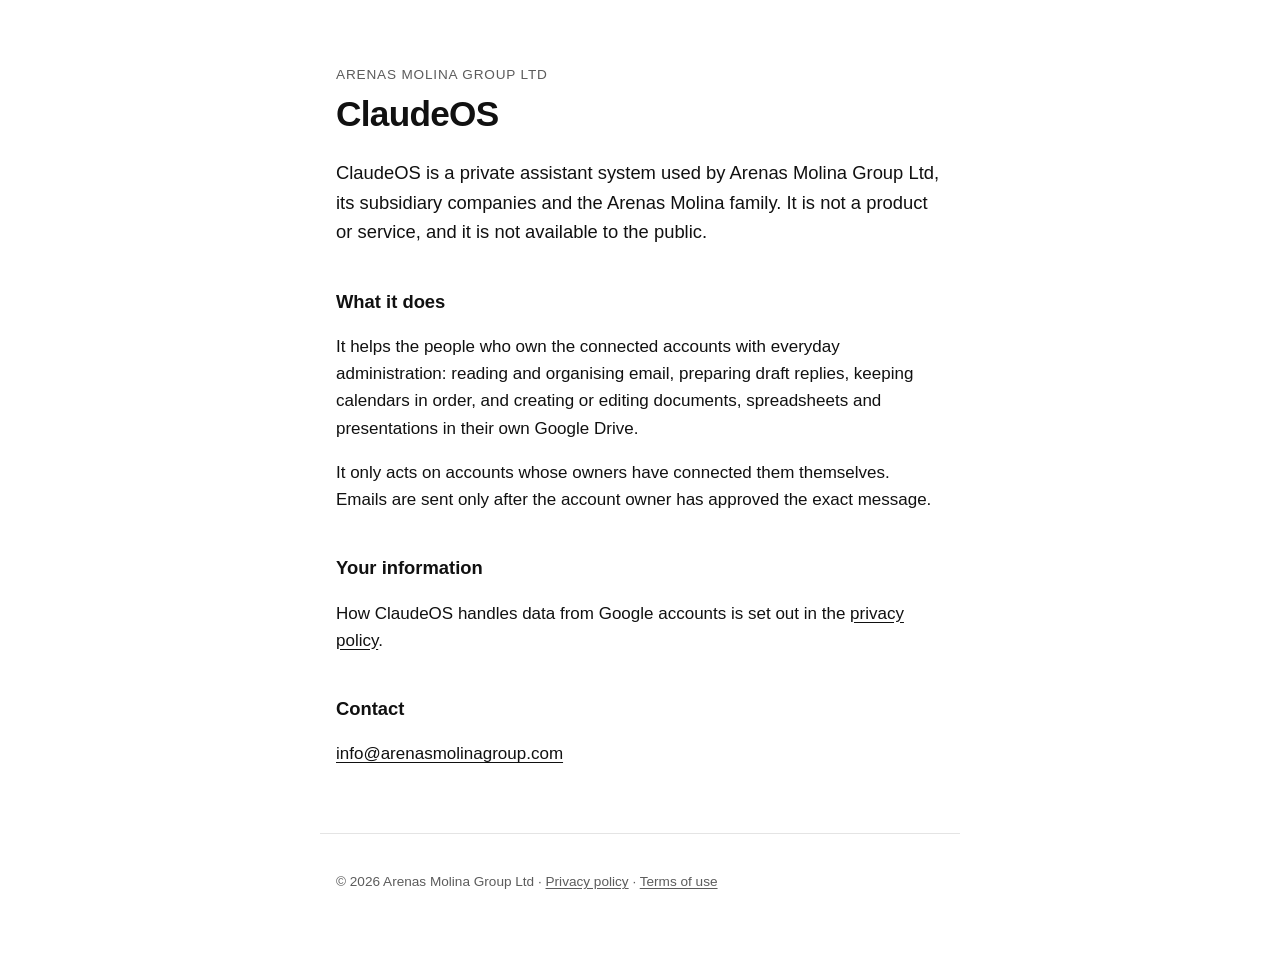
<file: index.html>
<!doctype html>
<html lang="en-GB">
<head>
  <meta charset="utf-8">
  <meta name="viewport" content="width=device-width, initial-scale=1">
  <meta name="robots" content="noindex, nofollow">
  <title>ClaudeOS</title>
  <meta name="description" content="ClaudeOS is the private assistant system of Arenas Molina Group Ltd. It is not offered to the public.">
  <link rel="stylesheet" href="style.css">
</head>
<body>
  <main>
    <p class="eyebrow">Arenas Molina Group Ltd</p>
    <h1>ClaudeOS</h1>

    <p class="lead">ClaudeOS is a private assistant system used by Arenas Molina Group Ltd, its
    subsidiary companies and the Arenas Molina family. It is not a product or service, and it is
    not available to the public.</p>

    <h2>What it does</h2>
    <p>It helps the people who own the connected accounts with everyday administration: reading
    and organising email, preparing draft replies, keeping calendars in order, and creating or
    editing documents, spreadsheets and presentations in their own Google Drive.</p>

    <p>It only acts on accounts whose owners have connected them themselves. Emails are sent only
    after the account owner has approved the exact message.</p>

    <h2>Your information</h2>
    <p>How ClaudeOS handles data from Google accounts is set out in the
    <a href="privacy">privacy policy</a>.</p>

    <h2>Contact</h2>
    <p><a href="mailto:info@arenasmolinagroup.com">info@arenasmolinagroup.com</a></p>
  </main>

  <footer>
    <p>© 2026 Arenas Molina Group Ltd · <a href="privacy">Privacy policy</a> · <a href="terms">Terms of use</a></p>
  </footer>
</body>
</html>
</file>
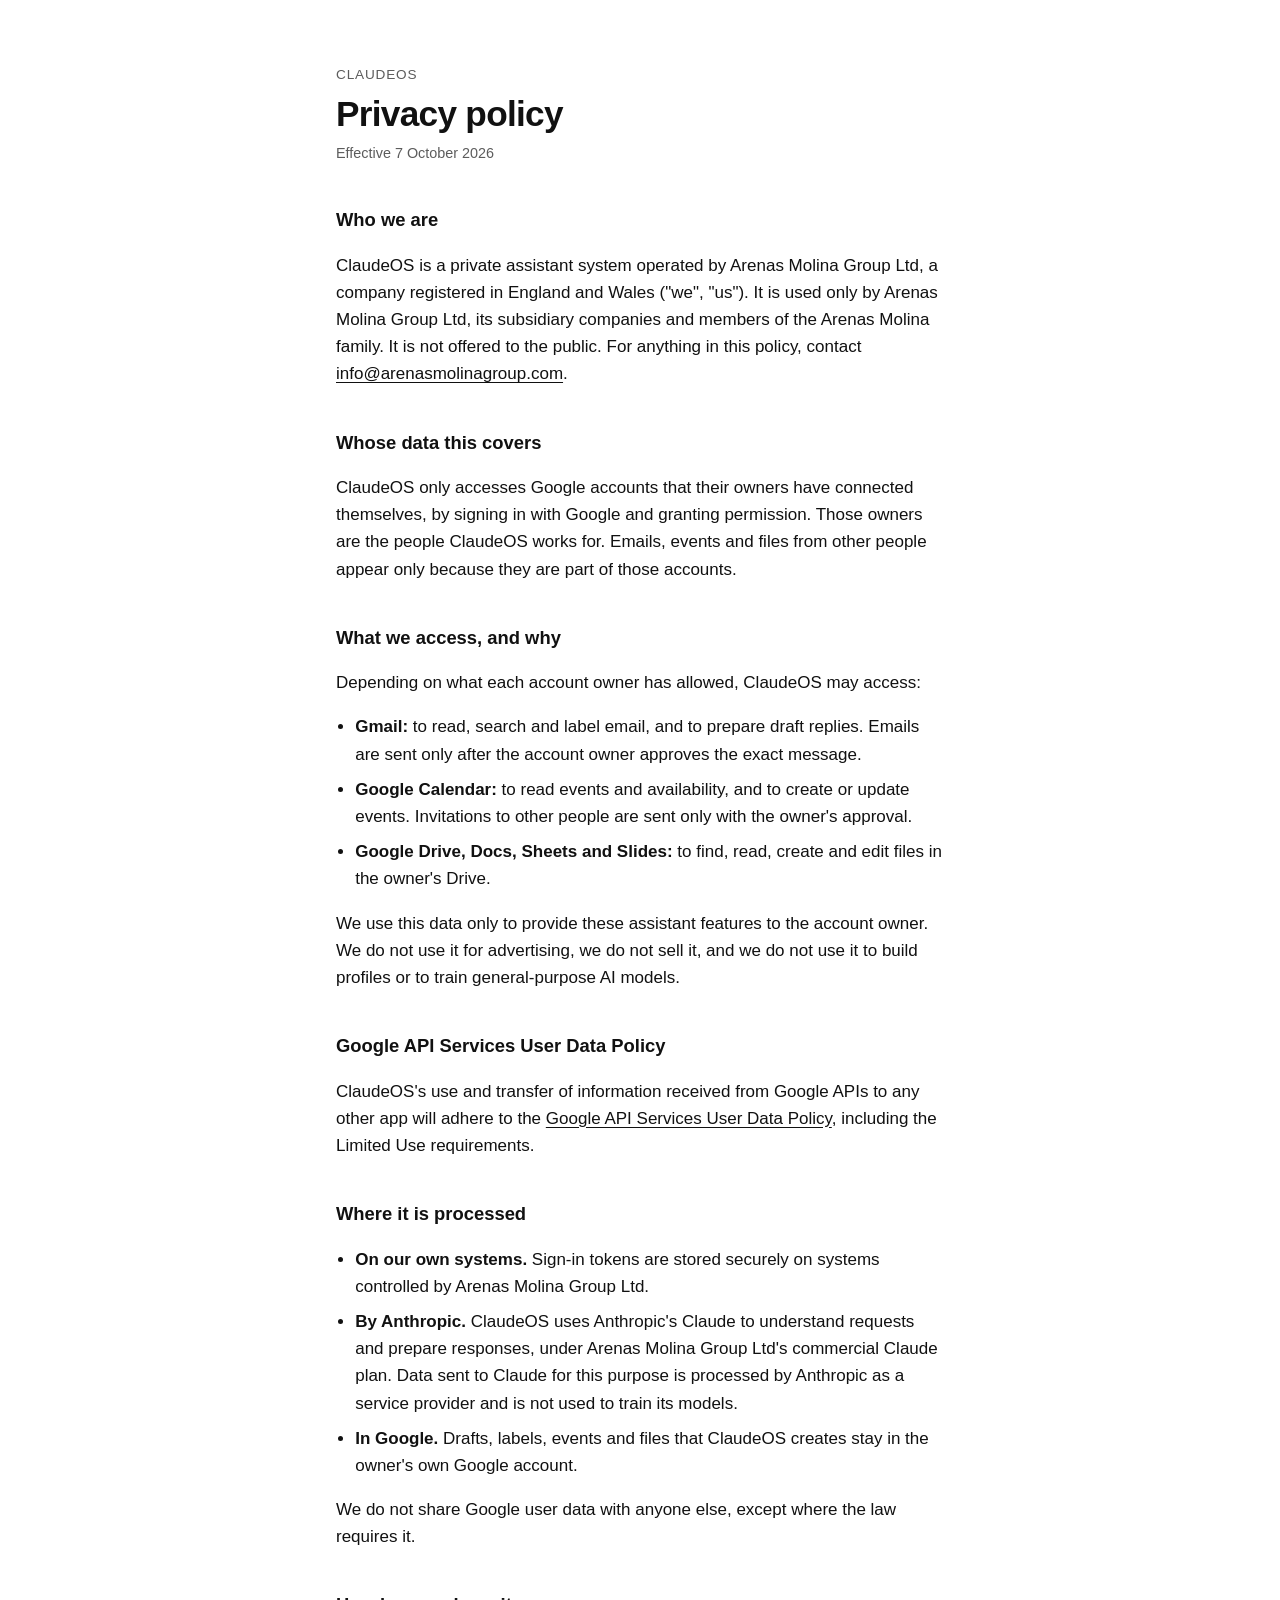
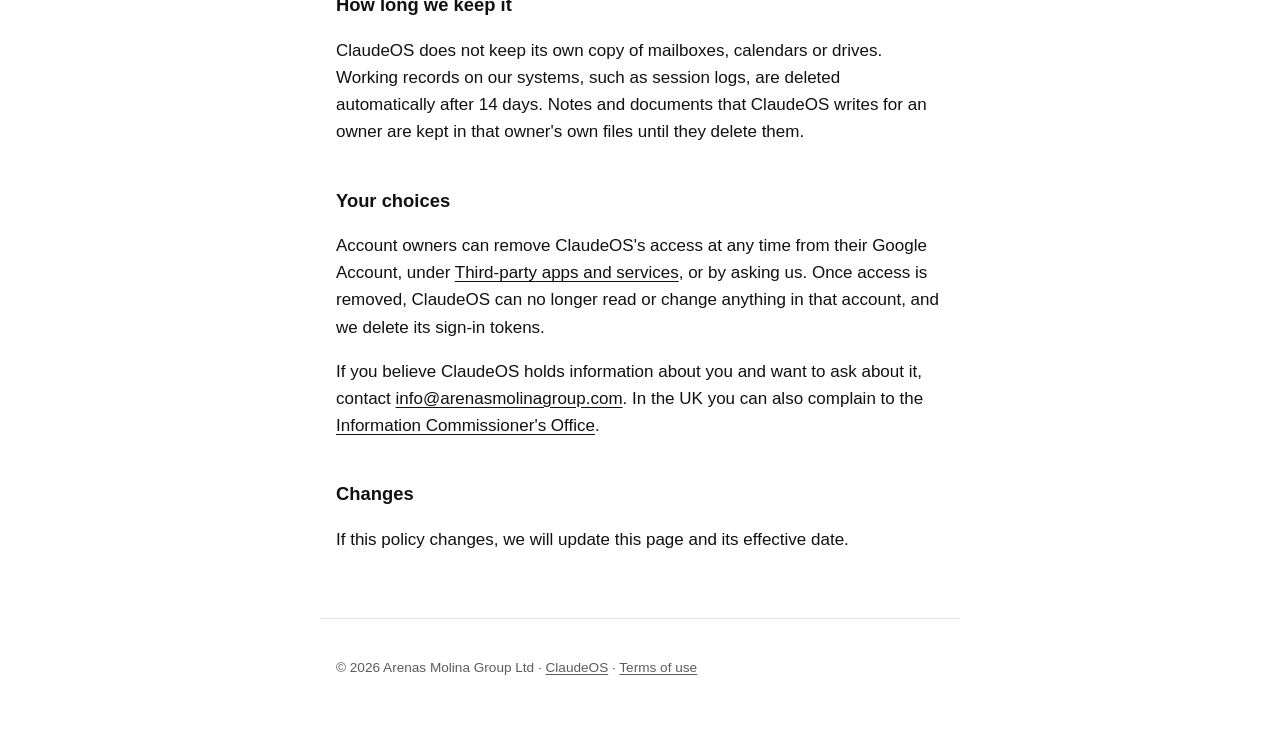
<file: privacy.html>
<!doctype html>
<html lang="en-GB">
<head>
  <meta charset="utf-8">
  <meta name="viewport" content="width=device-width, initial-scale=1">
  <meta name="robots" content="noindex, nofollow">
  <title>Privacy policy · ClaudeOS</title>
  <meta name="description" content="How ClaudeOS, the private assistant system of Arenas Molina Group Ltd, handles data from Google accounts.">
  <link rel="stylesheet" href="style.css">
</head>
<body>
  <main>
    <p class="eyebrow"><a href="./">ClaudeOS</a></p>
    <h1>Privacy policy</h1>
    <p class="meta">Effective 7 October 2026</p>

    <h2>Who we are</h2>
    <p>ClaudeOS is a private assistant system operated by Arenas Molina Group Ltd, a company
    registered in England and Wales ("we", "us"). It is used only by Arenas Molina Group Ltd, its
    subsidiary companies and members of the Arenas Molina family. It is not offered to the public.
    For anything in this policy, contact
    <a href="mailto:info@arenasmolinagroup.com">info@arenasmolinagroup.com</a>.</p>

    <h2>Whose data this covers</h2>
    <p>ClaudeOS only accesses Google accounts that their owners have connected themselves, by
    signing in with Google and granting permission. Those owners are the people ClaudeOS works
    for. Emails, events and files from other people appear only because they are part of those
    accounts.</p>

    <h2>What we access, and why</h2>
    <p>Depending on what each account owner has allowed, ClaudeOS may access:</p>
    <ul>
      <li><strong>Gmail:</strong> to read, search and label email, and to prepare draft replies.
      Emails are sent only after the account owner approves the exact message.</li>
      <li><strong>Google Calendar:</strong> to read events and availability, and to create or
      update events. Invitations to other people are sent only with the owner's approval.</li>
      <li><strong>Google Drive, Docs, Sheets and Slides:</strong> to find, read, create and edit
      files in the owner's Drive.</li>
    </ul>
    <p>We use this data only to provide these assistant features to the account owner. We do not
    use it for advertising, we do not sell it, and we do not use it to build profiles or to train
    general-purpose AI models.</p>

    <h2>Google API Services User Data Policy</h2>
    <p>ClaudeOS's use and transfer of information received from Google APIs to any other app will
    adhere to the
    <a href="https://developers.google.com/terms/api-services-user-data-policy">Google API
    Services User Data Policy</a>, including the Limited Use requirements.</p>

    <h2>Where it is processed</h2>
    <ul>
      <li><strong>On our own systems.</strong> Sign-in tokens are stored securely on systems
      controlled by Arenas Molina Group Ltd.</li>
      <li><strong>By Anthropic.</strong> ClaudeOS uses Anthropic's Claude to understand requests
      and prepare responses, under Arenas Molina Group Ltd's commercial Claude plan. Data sent to
      Claude for this purpose is processed by Anthropic as a service provider and is not used to
      train its models.</li>
      <li><strong>In Google.</strong> Drafts, labels, events and files that ClaudeOS creates stay
      in the owner's own Google account.</li>
    </ul>
    <p>We do not share Google user data with anyone else, except where the law requires it.</p>

    <h2>How long we keep it</h2>
    <p>ClaudeOS does not keep its own copy of mailboxes, calendars or drives. Working records on
    our systems, such as session logs, are deleted automatically after 14 days. Notes and
    documents that ClaudeOS writes for an owner are kept in that owner's own files until they
    delete them.</p>

    <h2>Your choices</h2>
    <p>Account owners can remove ClaudeOS's access at any time from their Google Account, under
    <a href="https://myaccount.google.com/connections">Third-party apps and services</a>, or by
    asking us. Once access is removed, ClaudeOS can no longer read or change anything in that
    account, and we delete its sign-in tokens.</p>
    <p>If you believe ClaudeOS holds information about you and want to ask about it, contact
    <a href="mailto:info@arenasmolinagroup.com">info@arenasmolinagroup.com</a>. In the UK you can
    also complain to the <a href="https://ico.org.uk/make-a-complaint/">Information
    Commissioner's Office</a>.</p>

    <h2>Changes</h2>
    <p>If this policy changes, we will update this page and its effective date.</p>
  </main>

  <footer>
    <p>© 2026 Arenas Molina Group Ltd · <a href="./">ClaudeOS</a> · <a href="terms">Terms of use</a></p>
  </footer>
</body>
</html>
</file>
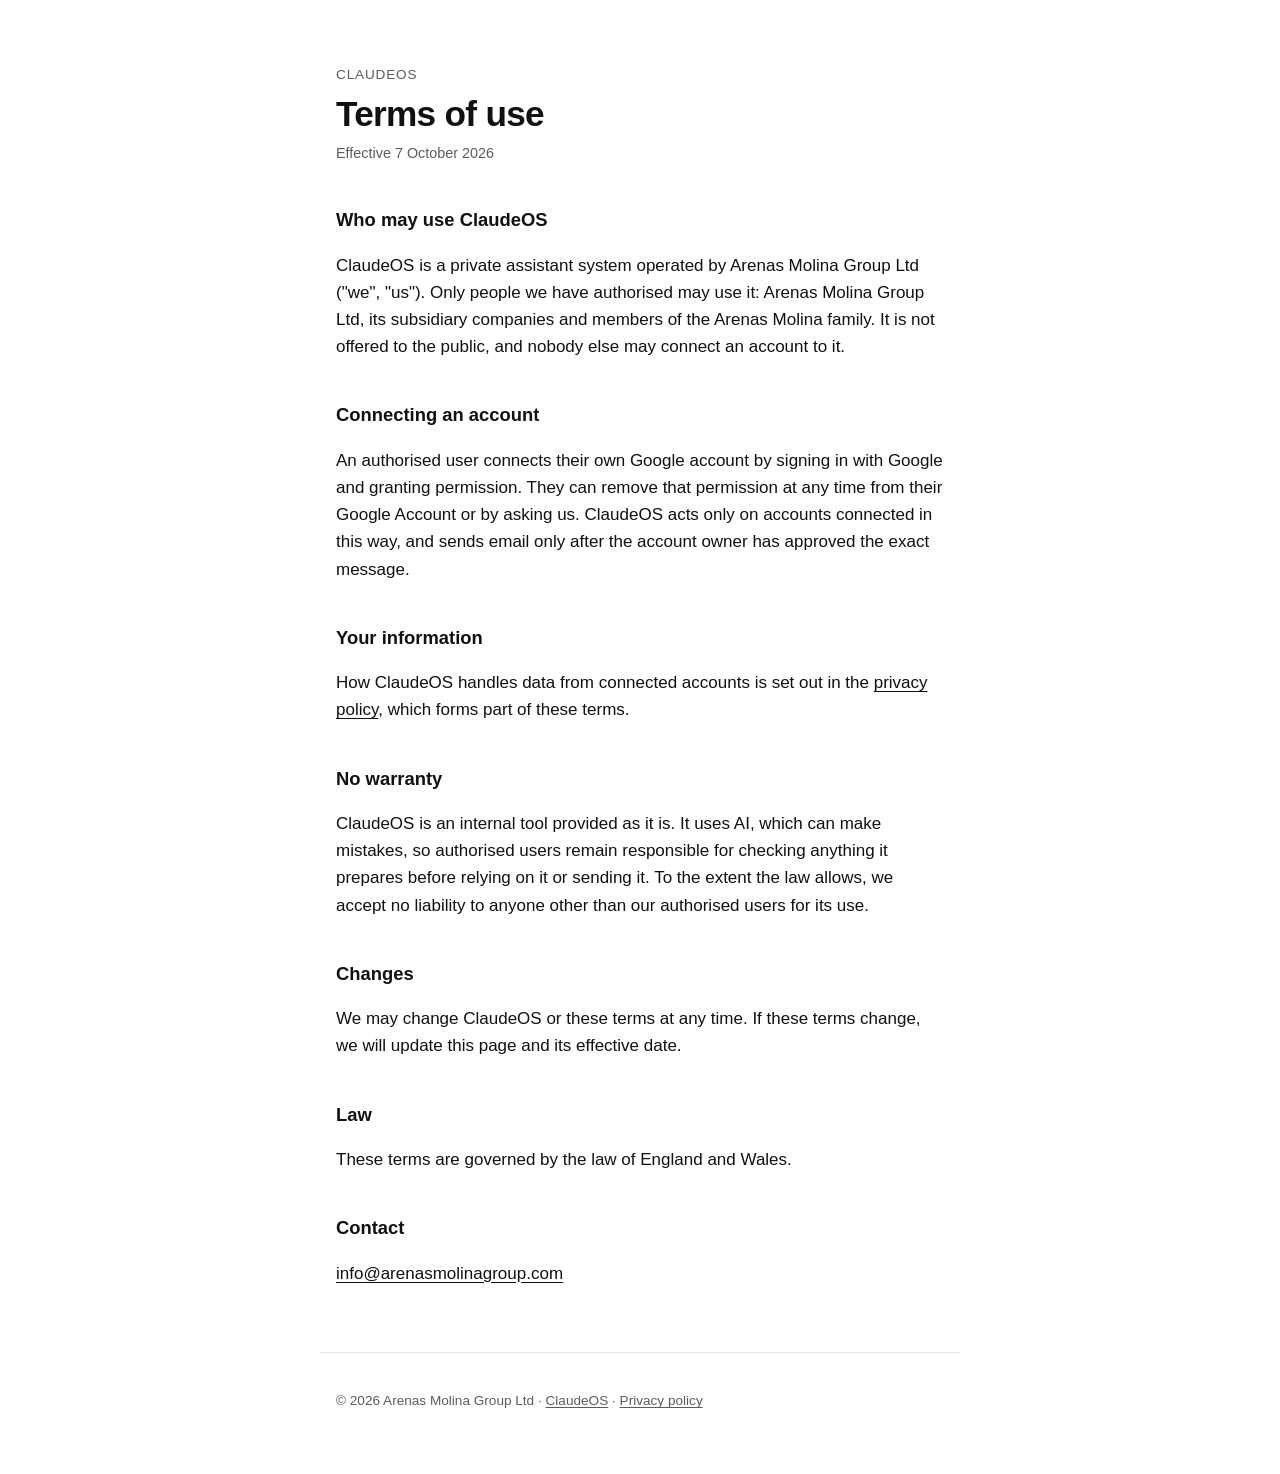
<file: terms.html>
<!doctype html>
<html lang="en-GB">
<head>
  <meta charset="utf-8">
  <meta name="viewport" content="width=device-width, initial-scale=1">
  <meta name="robots" content="noindex, nofollow">
  <title>Terms of use · ClaudeOS</title>
  <meta name="description" content="Terms of use for ClaudeOS, the private assistant system of Arenas Molina Group Ltd.">
  <link rel="stylesheet" href="style.css">
</head>
<body>
  <main>
    <p class="eyebrow"><a href="./">ClaudeOS</a></p>
    <h1>Terms of use</h1>
    <p class="meta">Effective 7 October 2026</p>

    <h2>Who may use ClaudeOS</h2>
    <p>ClaudeOS is a private assistant system operated by Arenas Molina Group Ltd ("we", "us").
    Only people we have authorised may use it: Arenas Molina Group Ltd, its subsidiary companies
    and members of the Arenas Molina family. It is not offered to the public, and nobody else may
    connect an account to it.</p>

    <h2>Connecting an account</h2>
    <p>An authorised user connects their own Google account by signing in with Google and granting
    permission. They can remove that permission at any time from their Google Account or by asking
    us. ClaudeOS acts only on accounts connected in this way, and sends email only after the account
    owner has approved the exact message.</p>

    <h2>Your information</h2>
    <p>How ClaudeOS handles data from connected accounts is set out in the
    <a href="privacy">privacy policy</a>, which forms part of these terms.</p>

    <h2>No warranty</h2>
    <p>ClaudeOS is an internal tool provided as it is. It uses AI, which can make mistakes, so
    authorised users remain responsible for checking anything it prepares before relying on it or
    sending it. To the extent the law allows, we accept no liability to anyone other than our
    authorised users for its use.</p>

    <h2>Changes</h2>
    <p>We may change ClaudeOS or these terms at any time. If these terms change, we will update this
    page and its effective date.</p>

    <h2>Law</h2>
    <p>These terms are governed by the law of England and Wales.</p>

    <h2>Contact</h2>
    <p><a href="mailto:info@arenasmolinagroup.com">info@arenasmolinagroup.com</a></p>
  </main>

  <footer>
    <p>© 2026 Arenas Molina Group Ltd · <a href="./">ClaudeOS</a> · <a href="privacy">Privacy policy</a></p>
  </footer>
</body>
</html>
</file>
<file: style.css>
:root {
  --bg: #ffffff;
  --text: #111111;
  --muted: #5c5c5c;
  --rule: #e4e4e4;
  --link: #111111;
}

@media (prefers-color-scheme: dark) {
  :root {
    --bg: #0e0e0e;
    --text: #ededed;
    --muted: #a0a0a0;
    --rule: #2a2a2a;
    --link: #ededed;
  }
}

* { box-sizing: border-box; }

body {
  margin: 0;
  background: var(--bg);
  color: var(--text);
  font: 17px/1.6 -apple-system, BlinkMacSystemFont, "Segoe UI", Roboto, "Helvetica Neue", Arial, sans-serif;
  -webkit-text-size-adjust: 100%;
}

main, footer {
  max-width: 40rem;
  margin: 0 auto;
  padding: 0 1rem;
}

main { padding-top: 4rem; padding-bottom: 3rem; }

.eyebrow {
  margin: 0 0 0.5rem;
  color: var(--muted);
  font-size: 0.85rem;
  letter-spacing: 0.06em;
  text-transform: uppercase;
}

h1 { margin: 0 0 1.5rem; font-size: 2.2rem; line-height: 1.15; letter-spacing: -0.02em; }
h2 { margin: 2.5rem 0 0.5rem; font-size: 1.15rem; }
.lead { font-size: 1.15rem; }
.meta { margin-top: -1rem; color: var(--muted); font-size: 0.9rem; }

a { color: var(--link); text-underline-offset: 0.15em; }
.eyebrow a { color: inherit; text-decoration: none; }

ul { padding-left: 1.2rem; }
li + li { margin-top: 0.5rem; }

footer {
  padding-top: 1.5rem;
  padding-bottom: 3rem;
  border-top: 1px solid var(--rule);
  color: var(--muted);
  font-size: 0.85rem;
}
footer a { color: inherit; }
</file>
